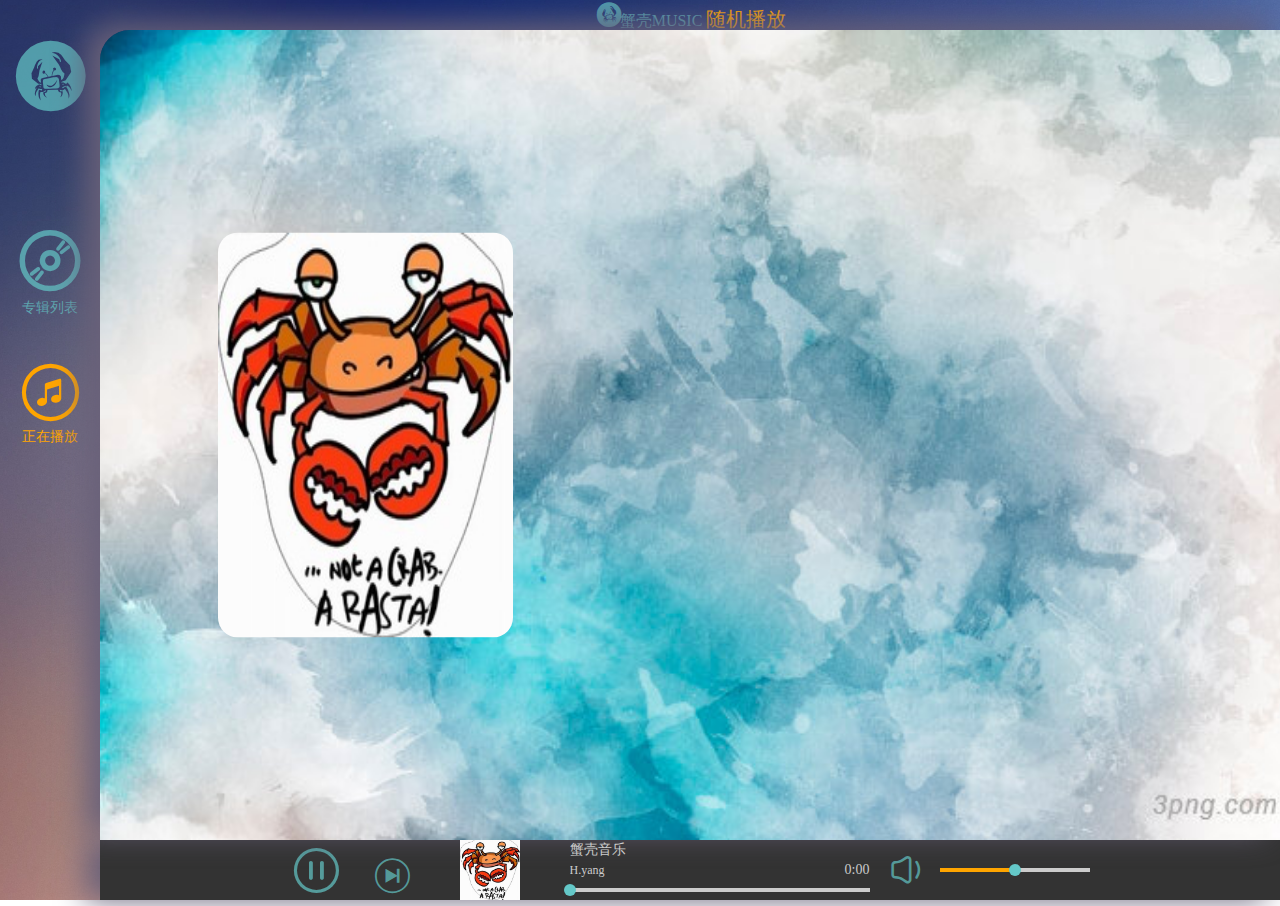
<file: index.html>
<!DOCTYPE html>
<html lang="en">
<head>
	<meta charset="UTF-8">
	<title>XieKMusic</title>
	<link rel="shortcut icon" href="imgs/favicon.ico" type="image/x-icon">
	<link rel="stylesheet" type="text/css" href="iconfont/iconfont.css">
	<link rel="stylesheet" type="text/css" href="css/index.css">
</head>
<body>
	<div class="wrap">
		<aside>
			<div class="logo-s btn icon">
				<span class="icon-xielei"></span>
			</div>
			<div class="btn-album btn icon">
				<span class="icon-14"></span>
				<h3>专辑列表</h3>
			</div>
			<div class="btn-play btn icon active">
				<span class="icon-yinle"></span>
				<h3>正在播放</h3>
			</div>
		</aside>
		<div class="container">
			<header>
				<a class="icon" href="#">
					<span class="icon-xielei"></span>
					蟹壳MUSIC
				</a>
				<span class="state">随机播放</span>
			</header>
			<main>
				<div class="head">
					<span>情感</span>
					<span class="">人群</span>
					<span>语种</span>
					<span>曲风</span>
					<span>场景</span>
					<span>主题</span>
				</div>
				<div class="theme-panel">
					<div class="theme-head">
						<span>选择您喜欢的背景</span>
					</div>
					<div class="theme-main">
						<div class="theme-img list">
							<img class="active" src="imgs/theme/00.jpg" alt="">
							<h3>默认主题</h3>
						</div>
						<div class="theme-img list">
							<img src="imgs/theme/01.jpg" alt="">
							<h3>夕阳黄昏</h3>
						</div>
						<div class="theme-img list">
							<img src="imgs/theme/02.jpg" alt="">
							<h3>NBA全明星</h3>
						</div>
						<div class="theme-img list">
							<img src="imgs/theme/03.jpg" alt="">
							<h3>清新女孩</h3>
						</div>
						<div class="theme-img list">
							<img src="imgs/theme/04.jpg" alt="">
							<h3>自然唯美</h3>
						</div>
						<div class="theme-img list">
							<img src="imgs/theme/05.jpg" alt="">
							<h3>紫色夜空</h3>
						</div>
					</div>
				</div>
				<div class="album-panel">
					<div class="album-emotion album-lists">
						<div class="list" channel-id="public_tuijian_suibiantingting">
							<img src="imgs/album/10.jpg" alt="">
							<h3>随便听听</h3>
						</div>
						<div class="list" channel-id="public_fengge_dianyingyuansheng">
							<img src="imgs/album/27.jpg" alt="">
							<h3>电影</h3>
						</div>
						<div class="list" channel-id="public_xinqing_huankuai">
							<img src="imgs/album/29.jpg" alt="">
							<h3>欢乐旋律</h3>
						</div>
						<div class="list" channel-id="public_xinqing_tianmi">
							<img src="imgs/album/30.jpg" alt="">
							<h3>甜蜜感受</h3>
						</div>
						<div class="list" channel-id="public_xinqing_jimo">
							<img src="imgs/album/31.jpg" alt="">
							<h3>寂寞</h3>
						</div>
						<div class="list" channel-id="public_xinqing_qingge">
							<img src="imgs/album/32.jpg" alt="">
							<h3>单身情歌</h3>
						</div>
						<div class="list" channel-id="public_xinqing_shuhuan">
							<img src="imgs/album/33.jpg" alt="">
							<h3>舒缓节奏</h3>
						</div>
						<div class="list" channel-id="public_xinqing_shanggan">
							<img src="imgs/album/35.jpg" alt="">
							<h3>伤感</h3>
						</div>
					</div>
					<div class="album-peoples album-lists">
						<div class="list" channel-id="public_shiguang_70hou">
							<img src="imgs/album/12.jpg" alt="">
							<h3>70后</h3>
						</div>
						<div class="list" channel-id="public_shiguang_80hou">
							<img src="imgs/album/13.jpg" alt="">
							<h3>80后</h3>
						</div>
						<div class="list" channel-id="public_shiguang_90hou">
							<img src="imgs/album/14.jpg" alt="">
							<h3>90后</h3>
						</div>
						<div class="list" channel-id="public_shiguang_erge">
							<img src="imgs/album/16.jpg" alt="">
							<h3>儿歌</h3>
						</div>
					</div>
					<div class="album-Languages album-lists">
						<div class="list" channel-id="public_yuzhong_huayu">
							<img src="imgs/album/36.jpg" alt="">
							<h3>华语</h3>
						</div>
						<div class="list" channel-id="public_yuzhong_oumei">
							<img src="imgs/album/37.jpg" alt="">
							<h3>欧美</h3>
						</div>
						<div class="list" channel-id="public_yuzhong_riyu">
							<img src="imgs/album/38.jpg" alt="">
							<h3>日语</h3>
						</div>
						<div class="list" channel-id="public_yuzhong_hanyu">
							<img src="imgs/album/39.jpg" alt="">
							<h3>韩语</h3>
						</div>
						<div class="list" channel-id="public_yuzhong_yueyu">
							<img src="imgs/album/40.jpg" alt="">
							<h3>粤语</h3>
						</div>
					</div>
					<div class="album-styles album-lists">
						<div class="list" channel-id="public_fengge_liuxing">
							<img src="imgs/album/20.jpg" alt="">
							<h3>流行</h3>
						</div>
						<div class="list" channel-id="public_fengge_yaogun">
							<img src="imgs/album/21.jpg" alt="">
							<h3>摇滚</h3>
						</div>
						<div class="list" channel-id="public_fengge_minyao">
							<img src="imgs/album/22.jpg" alt="">
							<h3>民谣</h3>
						</div>
						<div class="list" channel-id="public_fengge_qingyinyue">
							<img src="imgs/album/23.jpg" alt="">
							<h3>轻音乐</h3>
						</div>
						<div class="list" channel-id="public_fengge_xiaoqingxin">
							<img src="imgs/album/24.jpg" alt="">
							<h3>小清新</h3>
						</div>
						<div class="list" channel-id="public_fengge_zhongguofeng">
							<img src="imgs/album/25.jpg" alt="">
							<h3>中国风</h3>
						</div>
						<div class="list" channel-id="public_fengge_dj">
							<img src="imgs/album/26.jpg" alt="">
							<h3>DJ舞曲</h3>
						</div>
					</div>
					<div class="album-scenes album-lists">
						<div class="list" channel-id="public_tuijian_kaiche">
							<img src="imgs/album/08.jpg" alt="">
							<h3>开车</h3>
						</div>
						<div class="list" channel-id="public_xinqing_yonglanwuhou">
							<img src="imgs/album/34.jpg" alt="">
							<h3>慵懒午后</h3>
						</div>
						<div class="list" channel-id="public_tuijian_spring">
							<img src="imgs/album/01.jpg" alt="">
							<h3>漫步春天</h3>
						</div>
						<div class="list" channel-id="public_tuijian_autumn">
							<img src="imgs/album/02.jpg" alt="">
							<h3>秋日私语</h3>
						</div>
						<div class="list" channel-id="public_tuijian_winter">
							<img src="imgs/album/03.jpg" alt="">
							<h3>温暖冬日</h3>
						</div>
						<div class="list" channel-id="public_shiguang_lvxing">
							<img src="imgs/album/17.jpg" alt="">
							<h3>旅行</h3>
						</div>
						<div class="list" channel-id="public_xinqing_qingsongjiari">
							<img src="imgs/album/28.jpg" alt="">
							<h3>轻松假日</h3>
						</div>
						<div class="list" channel-id="public_shiguang_yedian">
							<img src="imgs/album/19.jpg" alt="">
							<h3>夜店</h3>
						</div>
					</div>
					<div class="album-themes album-lists">
						<div class="list" channel-id="public_tuijian_ktv">
							<img src="imgs/album/04.jpg" alt="">
							<h3>KTV金曲</h3>
						</div>
						<div class="list" channel-id="public_tuijian_billboard">
							<img src="imgs/album/05.jpg" alt="">
							<h3>Billboard</h3>
						</div>
						<div class="list" channel-id="public_tuijian_chengmingqu">
							<img src="imgs/album/06.jpg" alt="">
							<h3>成名曲</h3>
						</div>
						<div class="list" channel-id="public_tuijian_wangluo">
							<img src="imgs/album/07.jpg" alt="">
							<h3>网络歌曲</h3>
						</div>
						<div class="list" channel-id="public_tuijian_yingshi">
							<img src="imgs/album/09.jpg" alt="">
							<h3>影视</h3>
						</div>
						<div class="list" channel-id="public_shiguang_jingdianlaoge">
							<img src="imgs/album/11.jpg" alt="">
							<h3>经典老歌</h3>
						</div>
						<div class="list" channel-id="public_shiguang_xinge">
							<img src="imgs/album/15.jpg" alt="">
							<h3>火爆新歌</h3>
						</div>
						<div class="list" channel-id="public_tuijian_rege">
							<img src="imgs/album/18.jpg" alt="">
							<h3>热歌</h3>
						</div>
					</div>

				</div>

				<div class="play-panel active">
					<div class="current-img">
						<img src="imgs/00.jpg">
					</div>
					<div class="lrc-wrap">
						<div class="lrcs">
							
						</div>
					</div>

				</div>
			</main>
			<footer>
				<div class="content clearfix">
					<div class="control icon">
						<span class="play icon-zanting1"></span>
						<span class="next">&#xe636;</span>
					</div>
					<div class="current-img">
						<img src="imgs/00.jpg">
					</div>
					<div class="current-info">
						<span class="title">蟹壳音乐</span>
						<span class="author">H.yang</span>
						<span class="time">0:00</span>
						<div class="bar">
							<span class="drag"></span>
							<div class="progress-total"></div>
							<div class="progress-now"></div>
						</div>
					</div>
					<div class="volume">
						<span class="icon-yinliangkai icon"></span>
						<span class="drag"></span>
						<div class="volume-total"></div>
						<div class="volume-change"></div>
					</div>
				</div>
			</footer>
		</div>
	</div>
	<script src="js/jquery-1.11.3.min.js"></script>
	<script type="text/javascript" src="js/index.js"></script>
</body>
</html>
</file>
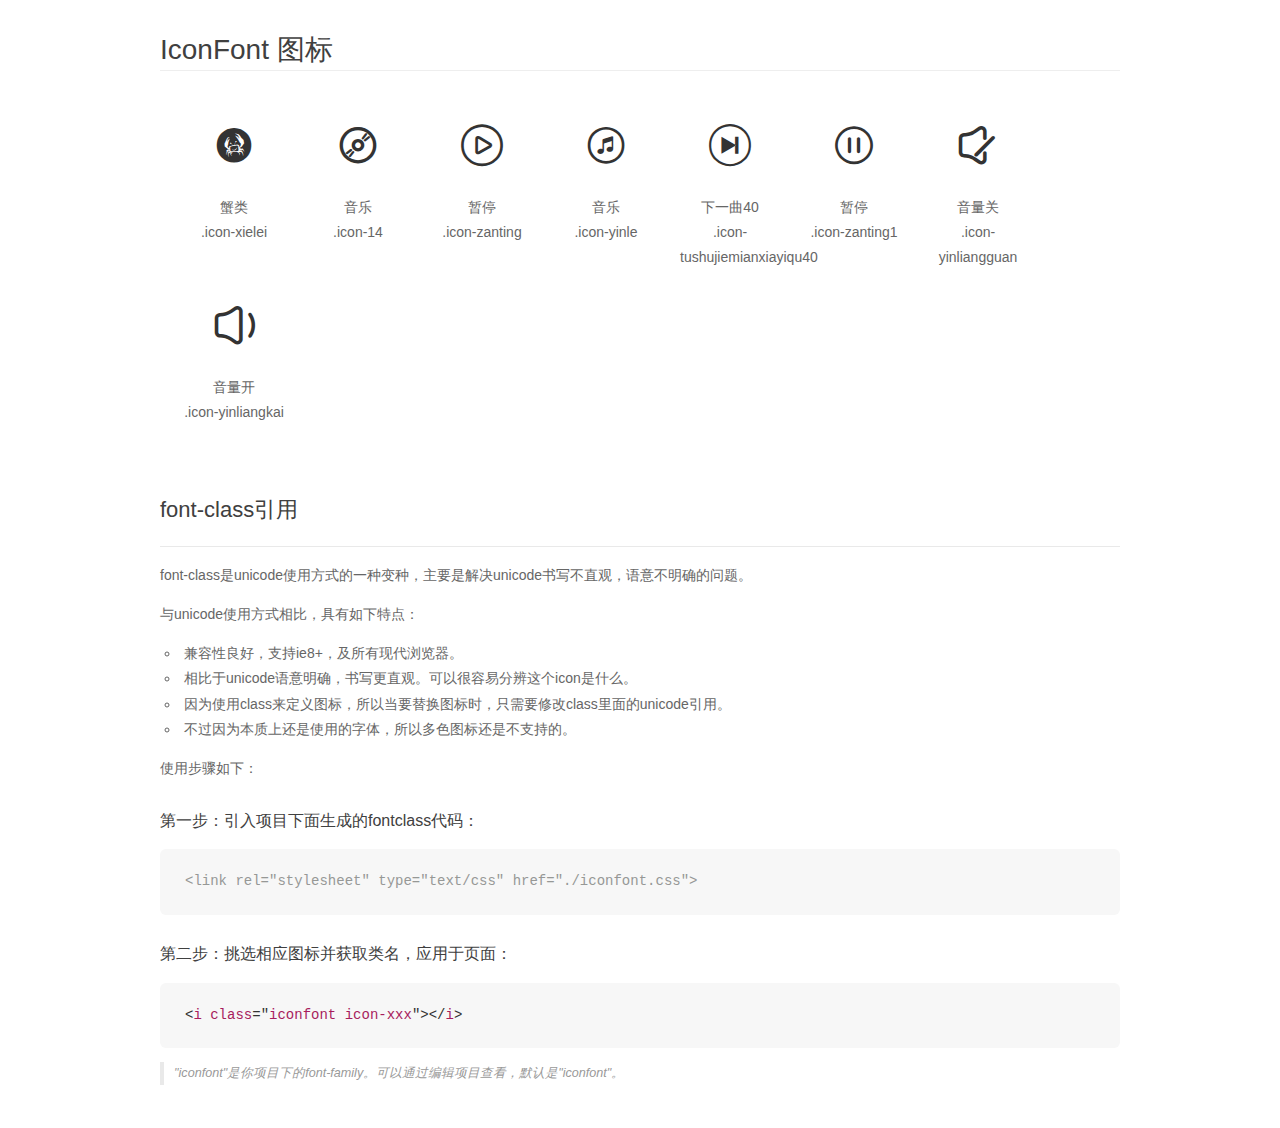
<file: iconfont/demo_fontclass.html>
<!DOCTYPE html>
<html>
<head>
    <meta charset="utf-8"/>
    <title>IconFont</title>
    <link rel="stylesheet" href="demo.css">
    <link rel="stylesheet" href="iconfont.css">
</head>
<body>
    <div class="main markdown">
        <h1>IconFont 图标</h1>
        <ul class="icon_lists clear">
            
                <li>
                <i class="icon iconfont icon-xielei"></i>
                    <div class="name">蟹类</div>
                    <div class="fontclass">.icon-xielei</div>
                </li>
            
                <li>
                <i class="icon iconfont icon-14"></i>
                    <div class="name">音乐</div>
                    <div class="fontclass">.icon-14</div>
                </li>
            
                <li>
                <i class="icon iconfont icon-zanting"></i>
                    <div class="name">暂停</div>
                    <div class="fontclass">.icon-zanting</div>
                </li>
            
                <li>
                <i class="icon iconfont icon-yinle"></i>
                    <div class="name">音乐</div>
                    <div class="fontclass">.icon-yinle</div>
                </li>
            
                <li>
                <i class="icon iconfont icon-tushujiemianxiayiqu40"></i>
                    <div class="name">下一曲40</div>
                    <div class="fontclass">.icon-tushujiemianxiayiqu40</div>
                </li>
            
                <li>
                <i class="icon iconfont icon-zanting1"></i>
                    <div class="name">暂停</div>
                    <div class="fontclass">.icon-zanting1</div>
                </li>
            
                <li>
                <i class="icon iconfont icon-yinliangguan"></i>
                    <div class="name">音量关</div>
                    <div class="fontclass">.icon-yinliangguan</div>
                </li>
            
                <li>
                <i class="icon iconfont icon-yinliangkai"></i>
                    <div class="name">音量开</div>
                    <div class="fontclass">.icon-yinliangkai</div>
                </li>
            
        </ul>

        <h2 id="font-class-">font-class引用</h2>
        <hr>

        <p>font-class是unicode使用方式的一种变种，主要是解决unicode书写不直观，语意不明确的问题。</p>
        <p>与unicode使用方式相比，具有如下特点：</p>
        <ul>
        <li>兼容性良好，支持ie8+，及所有现代浏览器。</li>
        <li>相比于unicode语意明确，书写更直观。可以很容易分辨这个icon是什么。</li>
        <li>因为使用class来定义图标，所以当要替换图标时，只需要修改class里面的unicode引用。</li>
        <li>不过因为本质上还是使用的字体，所以多色图标还是不支持的。</li>
        </ul>
        <p>使用步骤如下：</p>
        <h3 id="-fontclass-">第一步：引入项目下面生成的fontclass代码：</h3>


        <pre><code class="lang-js hljs javascript"><span class="hljs-comment">&lt;link rel="stylesheet" type="text/css" href="./iconfont.css"&gt;</span></code></pre>
        <h3 id="-">第二步：挑选相应图标并获取类名，应用于页面：</h3>
        <pre><code class="lang-css hljs">&lt;<span class="hljs-selector-tag">i</span> <span class="hljs-selector-tag">class</span>="<span class="hljs-selector-tag">iconfont</span> <span class="hljs-selector-tag">icon-xxx</span>"&gt;&lt;/<span class="hljs-selector-tag">i</span>&gt;</code></pre>
        <blockquote>
        <p>"iconfont"是你项目下的font-family。可以通过编辑项目查看，默认是"iconfont"。</p>
        </blockquote>
    </div>
</body>
</html>
</file>
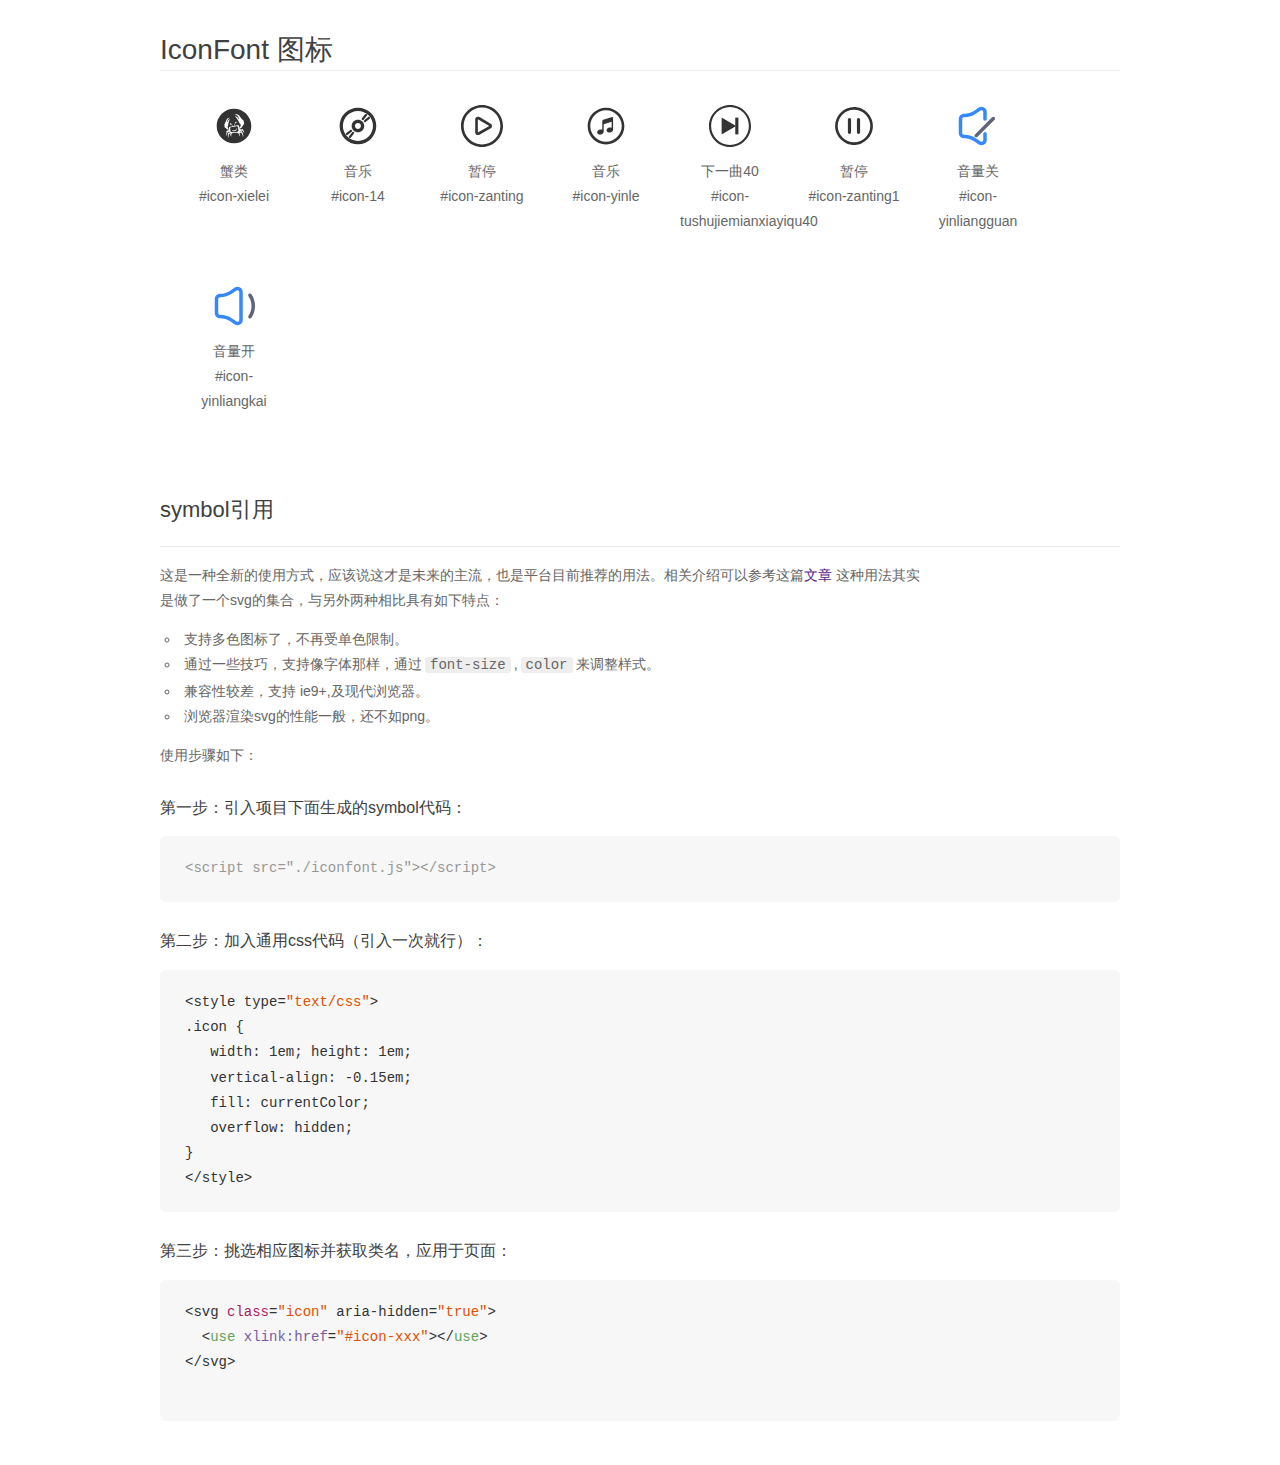
<file: iconfont/demo_symbol.html>
<!DOCTYPE html>
<html>
<head>
    <meta charset="utf-8"/>
    <title>IconFont</title>
    <link rel="stylesheet" href="demo.css">
    <script src="iconfont.js"></script>

    <style type="text/css">
        .icon {
          /* 通过设置 font-size 来改变图标大小 */
          width: 1em; height: 1em;
          /* 图标和文字相邻时，垂直对齐 */
          vertical-align: -0.15em;
          /* 通过设置 color 来改变 SVG 的颜色/fill */
          fill: currentColor;
          /* path 和 stroke 溢出 viewBox 部分在 IE 下会显示
             normalize.css 中也包含这行 */
          overflow: hidden;
        }

    </style>
</head>
<body>
    <div class="main markdown">
        <h1>IconFont 图标</h1>
        <ul class="icon_lists clear">
            
                <li>
                    <svg class="icon" aria-hidden="true">
                        <use xlink:href="#icon-xielei"></use>
                    </svg>
                    <div class="name">蟹类</div>
                    <div class="fontclass">#icon-xielei</div>
                </li>
            
                <li>
                    <svg class="icon" aria-hidden="true">
                        <use xlink:href="#icon-14"></use>
                    </svg>
                    <div class="name">音乐</div>
                    <div class="fontclass">#icon-14</div>
                </li>
            
                <li>
                    <svg class="icon" aria-hidden="true">
                        <use xlink:href="#icon-zanting"></use>
                    </svg>
                    <div class="name">暂停</div>
                    <div class="fontclass">#icon-zanting</div>
                </li>
            
                <li>
                    <svg class="icon" aria-hidden="true">
                        <use xlink:href="#icon-yinle"></use>
                    </svg>
                    <div class="name">音乐</div>
                    <div class="fontclass">#icon-yinle</div>
                </li>
            
                <li>
                    <svg class="icon" aria-hidden="true">
                        <use xlink:href="#icon-tushujiemianxiayiqu40"></use>
                    </svg>
                    <div class="name">下一曲40</div>
                    <div class="fontclass">#icon-tushujiemianxiayiqu40</div>
                </li>
            
                <li>
                    <svg class="icon" aria-hidden="true">
                        <use xlink:href="#icon-zanting1"></use>
                    </svg>
                    <div class="name">暂停</div>
                    <div class="fontclass">#icon-zanting1</div>
                </li>
            
                <li>
                    <svg class="icon" aria-hidden="true">
                        <use xlink:href="#icon-yinliangguan"></use>
                    </svg>
                    <div class="name">音量关</div>
                    <div class="fontclass">#icon-yinliangguan</div>
                </li>
            
                <li>
                    <svg class="icon" aria-hidden="true">
                        <use xlink:href="#icon-yinliangkai"></use>
                    </svg>
                    <div class="name">音量开</div>
                    <div class="fontclass">#icon-yinliangkai</div>
                </li>
            
        </ul>


        <h2 id="symbol-">symbol引用</h2>
        <hr>

        <p>这是一种全新的使用方式，应该说这才是未来的主流，也是平台目前推荐的用法。相关介绍可以参考这篇<a href="">文章</a>
        这种用法其实是做了一个svg的集合，与另外两种相比具有如下特点：</p>
        <ul>
          <li>支持多色图标了，不再受单色限制。</li>
          <li>通过一些技巧，支持像字体那样，通过<code>font-size</code>,<code>color</code>来调整样式。</li>
          <li>兼容性较差，支持 ie9+,及现代浏览器。</li>
          <li>浏览器渲染svg的性能一般，还不如png。</li>
        </ul>
        <p>使用步骤如下：</p>
        <h3 id="-symbol-">第一步：引入项目下面生成的symbol代码：</h3>
        <pre><code class="lang-js hljs javascript"><span class="hljs-comment">&lt;script src="./iconfont.js"&gt;&lt;/script&gt;</span></code></pre>
        <h3 id="-css-">第二步：加入通用css代码（引入一次就行）：</h3>
        <pre><code class="lang-js hljs javascript">&lt;style type=<span class="hljs-string">"text/css"</span>&gt;
.icon {
   width: <span class="hljs-number">1</span>em; height: <span class="hljs-number">1</span>em;
   vertical-align: <span class="hljs-number">-0.15</span>em;
   fill: currentColor;
   overflow: hidden;
}
&lt;<span class="hljs-regexp">/style&gt;</span></code></pre>
        <h3 id="-">第三步：挑选相应图标并获取类名，应用于页面：</h3>
        <pre><code class="lang-js hljs javascript">&lt;svg <span class="hljs-class"><span class="hljs-keyword">class</span></span>=<span class="hljs-string">"icon"</span> aria-hidden=<span class="hljs-string">"true"</span>&gt;<span class="xml"><span class="hljs-tag">
  &lt;<span class="hljs-name">use</span> <span class="hljs-attr">xlink:href</span>=<span class="hljs-string">"#icon-xxx"</span>&gt;</span><span class="hljs-tag">&lt;/<span class="hljs-name">use</span>&gt;</span>
</span>&lt;<span class="hljs-regexp">/svg&gt;
        </span></code></pre>
    </div>
</body>
</html>
</file>
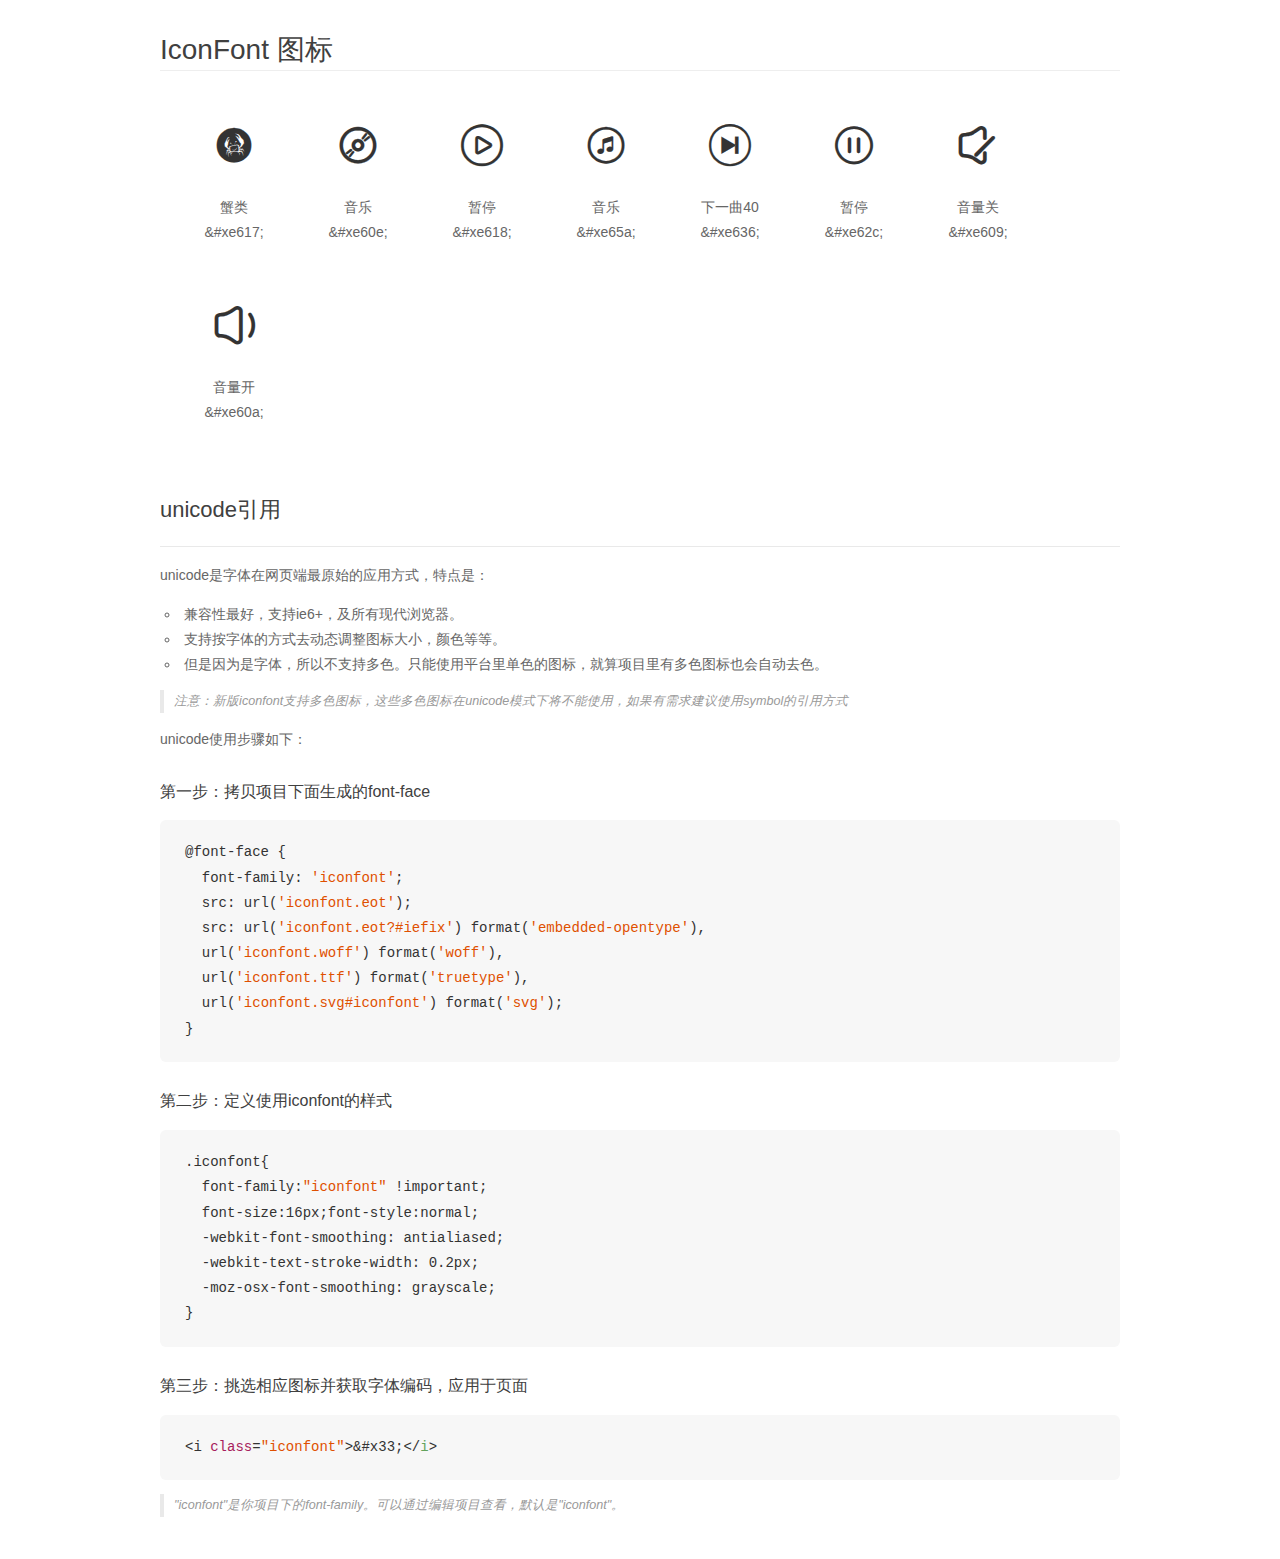
<file: iconfont/demo_unicode.html>
<!DOCTYPE html>
<html>
<head>
    <meta charset="utf-8"/>
    <title>IconFont</title>
    <link rel="stylesheet" href="demo.css">

    <style type="text/css">

        @font-face {font-family: "iconfont";
          src: url('iconfont.eot'); /* IE9*/
          src: url('iconfont.eot#iefix') format('embedded-opentype'), /* IE6-IE8 */
          url('iconfont.woff') format('woff'), /* chrome, firefox */
          url('iconfont.ttf') format('truetype'), /* chrome, firefox, opera, Safari, Android, iOS 4.2+*/
          url('iconfont.svg#iconfont') format('svg'); /* iOS 4.1- */
        }

        .iconfont {
          font-family:"iconfont" !important;
          font-size:16px;
          font-style:normal;
          -webkit-font-smoothing: antialiased;
          -webkit-text-stroke-width: 0.2px;
          -moz-osx-font-smoothing: grayscale;
        }

    </style>
</head>
<body>
    <div class="main markdown">
        <h1>IconFont 图标</h1>
        <ul class="icon_lists clear">
            
                <li>
                <i class="icon iconfont">&#xe617;</i>
                    <div class="name">蟹类</div>
                    <div class="code">&amp;#xe617;</div>
                </li>
            
                <li>
                <i class="icon iconfont">&#xe60e;</i>
                    <div class="name">音乐</div>
                    <div class="code">&amp;#xe60e;</div>
                </li>
            
                <li>
                <i class="icon iconfont">&#xe618;</i>
                    <div class="name">暂停</div>
                    <div class="code">&amp;#xe618;</div>
                </li>
            
                <li>
                <i class="icon iconfont">&#xe65a;</i>
                    <div class="name">音乐</div>
                    <div class="code">&amp;#xe65a;</div>
                </li>
            
                <li>
                <i class="icon iconfont">&#xe636;</i>
                    <div class="name">下一曲40</div>
                    <div class="code">&amp;#xe636;</div>
                </li>
            
                <li>
                <i class="icon iconfont">&#xe62c;</i>
                    <div class="name">暂停</div>
                    <div class="code">&amp;#xe62c;</div>
                </li>
            
                <li>
                <i class="icon iconfont">&#xe609;</i>
                    <div class="name">音量关</div>
                    <div class="code">&amp;#xe609;</div>
                </li>
            
                <li>
                <i class="icon iconfont">&#xe60a;</i>
                    <div class="name">音量开</div>
                    <div class="code">&amp;#xe60a;</div>
                </li>
            
        </ul>
        <h2 id="unicode-">unicode引用</h2>
        <hr>

        <p>unicode是字体在网页端最原始的应用方式，特点是：</p>
        <ul>
        <li>兼容性最好，支持ie6+，及所有现代浏览器。</li>
        <li>支持按字体的方式去动态调整图标大小，颜色等等。</li>
        <li>但是因为是字体，所以不支持多色。只能使用平台里单色的图标，就算项目里有多色图标也会自动去色。</li>
        </ul>
        <blockquote>
        <p>注意：新版iconfont支持多色图标，这些多色图标在unicode模式下将不能使用，如果有需求建议使用symbol的引用方式</p>
        </blockquote>
        <p>unicode使用步骤如下：</p>
        <h3 id="-font-face">第一步：拷贝项目下面生成的font-face</h3>
        <pre><code class="lang-js hljs javascript">@font-face {
  font-family: <span class="hljs-string">'iconfont'</span>;
  src: url(<span class="hljs-string">'iconfont.eot'</span>);
  src: url(<span class="hljs-string">'iconfont.eot?#iefix'</span>) format(<span class="hljs-string">'embedded-opentype'</span>),
  url(<span class="hljs-string">'iconfont.woff'</span>) format(<span class="hljs-string">'woff'</span>),
  url(<span class="hljs-string">'iconfont.ttf'</span>) format(<span class="hljs-string">'truetype'</span>),
  url(<span class="hljs-string">'iconfont.svg#iconfont'</span>) format(<span class="hljs-string">'svg'</span>);
}
</code></pre>
        <h3 id="-iconfont-">第二步：定义使用iconfont的样式</h3>
        <pre><code class="lang-js hljs javascript">.iconfont{
  font-family:<span class="hljs-string">"iconfont"</span> !important;
  font-size:<span class="hljs-number">16</span>px;font-style:normal;
  -webkit-font-smoothing: antialiased;
  -webkit-text-stroke-width: <span class="hljs-number">0.2</span>px;
  -moz-osx-font-smoothing: grayscale;
}
</code></pre>
        <h3 id="-">第三步：挑选相应图标并获取字体编码，应用于页面</h3>
        <pre><code class="lang-js hljs javascript">&lt;i <span class="hljs-class"><span class="hljs-keyword">class</span></span>=<span class="hljs-string">"iconfont"</span>&gt;&amp;#x33;<span class="xml"><span class="hljs-tag">&lt;/<span class="hljs-name">i</span>&gt;</span></span></code></pre>

        <blockquote>
        <p>"iconfont"是你项目下的font-family。可以通过编辑项目查看，默认是"iconfont"。</p>
        </blockquote>
    </div>


</body>
</html>
</file>
<file: iconfont/iconfont.css>
@font-face {font-family: "iconfont";
  src: url('iconfont.eot?t=1508645529820'); /* IE9*/
  src: url('iconfont.eot?t=1508645529820#iefix') format('embedded-opentype'), /* IE6-IE8 */
  url('[data-uri]') format('woff'),
  url('iconfont.ttf?t=1508645529820') format('truetype'), /* chrome, firefox, opera, Safari, Android, iOS 4.2+*/
  url('iconfont.svg?t=1508645529820#iconfont') format('svg'); /* iOS 4.1- */
}

.iconfont {
  font-family:"iconfont" !important;
  font-size:16px;
  font-style:normal;
  -webkit-font-smoothing: antialiased;
  -moz-osx-font-smoothing: grayscale;
}

.icon-xielei:before { content: "\e617"; }

.icon-14:before { content: "\e60e"; }

.icon-zanting:before { content: "\e618"; }

.icon-yinle:before { content: "\e65a"; }

.icon-tushujiemianxiayiqu40:before { content: "\e636"; }

.icon-zanting1:before { content: "\e62c"; }

.icon-yinliangguan:before { content: "\e609"; }

.icon-yinliangkai:before { content: "\e60a"; }
</file>
<file: css/index.css>
* {
	margin: 0;
	padding: 0;
}
ul,li {
	list-style: none;
}
a {
	text-decoration: none;
}
.clearfix::after {
	content: "";
	display: block;
	clear: both;
}
.icon {
	font-family:'AaCarried8a812bfc19afe','iconfont';
	cursor: pointer;
	color: rgba(100,200,200,0.7);
}
.icon.active {
	color: orange;
}
/*----main-layout-----*/
html,body,.wrap {
	height: 100%;
	color: #ccc;
}
.wrap {
	background: #444 url(../imgs/02.jpg) no-repeat;
	background-position: center;
	background-size: cover;
}
.wrap>aside {
	width: 100px;
	height: 100%;
	text-align: center;
	float: left;
}
.wrap>.container {
	height: 100%;
	margin-left: 100px;
}
.container>main {
	position: relative;
	width: 100%;
	height: calc(100% - 90px);
	border-radius: 30px 0 0 0;
	box-shadow: -15px -7px 30px 0 #696179;
}
.container>header {
	position: relative;
	width: 100%;
	height: 30px;
	text-align: center;
	line-height: 30px;
}
.container>footer {
	height: 60px;
	background: #333;
	text-align: center;
	box-shadow: -15px 0 30px 0 #696179;
}
/*------aside------*/
aside>.logo-s {
	margin-top: 30px;
	font-size: 85px;
}
aside>.btn-album {
	margin: 100px 0 40px 0;
}
aside>.btn-album>span {
	font-size: 70px;
}
aside h3 {
	font-weight: lighter;
	font-size: 14px;
}
aside>.btn-play>span {
	font-size: 65px;
}
/*------header------*/
header>a>span {
	font-size: 30px;
	margin-right: -8px;
}
header>.state {
	display: inline-block;
	position: relative;
	font-size: 20px;
	color: orange;
	animation: mymove 3s linear infinite;
}
@keyframes mymove {
	0% {transform:rotateX(0deg);}
	25% {transform:rotateX(90deg);}
	50% {transform:rotateX(180deg);}
	75% {transform:rotateX(270deg);}
	100% {transform:rotateX(360deg);}
}
@-webkit-keyframes mymove {
	0% {transform:rotateX(0deg);}
	50% {transform:rotateX(180deg);}
	100% {transform:rotateX(360deg);}
}
/*------main------*/
/*-----head------*/
main>.head {
	display: none;
	height: 30px;
	line-height: 30px;
	border-radius: 30px 0 0 0;
	text-align: center;
	background: #333;
}
.head>span {
	display: block;
	width: 16.66%;
	height: 100%;
	float: left;
	border-radius: 30px 0 0 0;
	cursor: pointer;
}
.head>span.active {
	background: #fff;
	color: #333;
}
/*------theme-panel-------*/
.theme-panel {
	height: 100%;
	background-image: url(../imgs/03.jpg);
	background-repeat: no-repeat;
	top: 0;
	border-radius: 30px 0 0 0;
}
.theme-panel>.theme-head {
	height: 30px;
	line-height: 30px;
	border-radius: 30px 0 0 0;
	text-align: center;
	background: #333;
}
.theme-panel>.theme-main {
	height: calc(100% - 30px);
}
/*------album-panel------*/
.album-panel {
	background: url(../imgs/03.jpg) no-repeat;
	height: calc(100% - 30px);
	top: 30px;
}
.play-panel {
	height: 100%;
	background-image: url(../imgs/theme/00.jpg);
	background-repeat: no-repeat;
	top: 0;
	border-radius: 30px 0 0 0;
}
.theme-panel,
.play-panel,
.album-panel {
	position: absolute;
	display: none;
	left: 0;
	width: 100%;
	background-position: center;
	background-size: cover;
}
.theme-panel.active,
main>.head.active,
.play-panel.active,
.album-panel.active,
.album-panel>.album-lists.active {
	display: block;
}
.play-panel.active.full-screen {
	position: fixed;
	width: 100%;
	height: 100%;
	z-index: 2;
	border-radius: 0!important;
}
.play-panel>.current-img.full-screen {
	position: absolute;
	width: 100%;
	height: 100%;
	margin: 0;
	padding: 0;
}
.play-panel img.full-screen {
	width: 100%;
	height: 100%!important;
	border-radius: 0!important;
	filter:sepia(1);
	-webkit-filter:sepia(1);
}
.album-panel>.album-lists {
	display: none;
	width: 100%;
	height: 100%;
}
.list {
	width: 25%;
	height: 50%;
	box-sizing: border-box;
	float: left;
	padding: 10px;
	cursor: pointer;
}
.list>img.active {
	border: 10px inset orange;
}
.list>img {
	display: block;
	box-sizing: border-box;
	width: 100%;
	height: calc(100% - 40px);
	border-radius: 10px;
}
.list>h3 {
	font-weight: lighter;
	line-height: 20px;
	font-size: 20px;
	text-align: center;
	padding-bottom: 20px;
}
/*------play-panel------*/
.play-panel>.current-img {
	position: relative;
	float: left;
	margin-left: 10%;
	width: 25%;
	height: 100%;
}
.play-panel>.current-img>img {
	height: 50%;
	border-radius: 20px;
}
.play-panel>.lrc-wrap {
	position: relative;
	top: 15%;
	margin-left: 35%;
	width: 65%;
	height: 80%;
	box-sizing: border-box;
	overflow: hidden;
	text-align: center;
	line-height: 27px;
	font-size: 20px;
	color: #444;
}
.play-panel>.lrc-wrap.full-screen {
	position: absolute;
	top: 15%;
	width: 100%;
	height: 80%;
	margin: 0!important;
	color: #ccc;
}
.play-panel>.lrc-wrap>.lrcs {
	position: absolute;
	width: 100%;
	top: 0;
	left: 0;
}
.play-panel>.lrc-wrap li {
	position: absolute;
	left: 50%;
	transform: translateX(-50%);
	font-size: 16px;
	white-space: nowrap;
}
.play-panel>.lrc-wrap li.on {
	font-weight: bold;
	font-size: 24px;
  color: green;
}
/*------footer------*/
footer>.content {
	display: inline-block;
	vertical-align: middle;
}
.content>.control,
.content>.current-img,
.content>.current-info {
	height: 60px;
	float: left;
}
.control>span {
	line-height: 60px;
	font-size: 35px;
}
.volume>span:hover,
.control>span:hover {
	color: orange;
}
.control>.play {
	margin-right: 30px;
	font-size: 50px;
}
.content>.current-img {
	position: relative;
	width: 60px;
	margin: 0 50px 0 50px;
	vertical-align: middle;
	cursor: pointer;
}
.current-img>img {
	position: absolute;
	display: block;
	width: 100%;
	height: 100%;
	top: 50%;
	transform: translateY(-50%);
}
.current-info {
	position: relative;
	width: 300px;
	text-align: left;
}
.current-info>span {
	display: block;
	line-height: 20px;
}
.current-info>.title {
	font-size: 14px;
	text-overflow: ellipsis;  
	overflow: hidden;
	white-space: nowrap;
}
.current-info>.author {
	font-size: 12px;
	text-overflow: ellipsis;  
	overflow: hidden;
	white-space: nowrap;
}
.current-info>.time {
	position: absolute;
	top: 20px;
	right: 0;
	font-size: 14px;
}
.current-info>.bar {
	position: relative;
	padding: 8px 0;
}
.bar>.drag {
	position: absolute;
	display: block;
	width: 12px;
	height: 12px;
	border-radius: 50%;
	transform: translateY(-50%) translateX(50%);
	top: 50%;
	right: 300px;
	z-index: 1;
	background: rgb(100,200,200);
	cursor: pointer;
}
.current-info .progress-total {
	height: 4px;
	background: #ccc;
	cursor: pointer;
}
.current-info .progress-now {
	position: absolute;
	height: 4px;
	width: 0;
	top: 8px;
	left: 0;
	background: orange;
	cursor: pointer;
}
.volume {
	position: relative;
	float: left;
	width: 200px;
	height: 60px;
	margin-left: 20px;
}
.volume>span,
.volume>.volume-total,
.volume>.volume-change {
	position: absolute;
	top: 50%;
	transform: translateY(-50%);
	cursor: pointer;
}
.volume>.icon {
	left: 0;
	width: 30px;
	font-size: 30px;
}
.volume>.drag {
	display: block;
	width: 12px;
	height: 12px;
	border-radius: 50%;
	transform: translateY(-50%) translateX(50%);
	right: 75px;
	z-index: 1;
	background: rgb(100,200,200);
	cursor: pointer;
}
.volume>.volume-total {
	left: 50px;
	width: 150px;
	height: 4px;
	background: #ccc;
}
.volume>.volume-change {
	left: 50px;
	width: 75px;
	height: 4px;
	background: orange;
}

/*---响应式---*/
@media (max-width: 950px) {
  .content>.current-img {
    display: none;
  }
  .content>.control>.play {
  	margin-right: 10px;
  }
  .content>.control {
  	margin-right: 20px;
  }
}
@media (max-width: 680px) {
	.content>.volume {
		display: none;
	}
	.list>h3 {
		font-size: 12px;
	}
	.content>.current-info {
		display: none;
	}
}
@media (max-height: 450px){
	aside>.btn-album {
		margin: 20px 0 5px 0;
	}
	.play-panel>.lrc-wrap li {
		font-size: 12px;
	}
	.play-panel>.lrc-wrap li.on {
		font-weight: bold;
		font-size: 14px;
	}
	.list>h3 {
		font-size: 12px;
		padding-bottom: 5px;
		line-height: 15px;
	}
}
</file>
<file: iconfont/demo.css>
*{margin: 0;padding: 0;list-style: none;}
/*
KISSY CSS Reset
理念：1. reset 的目的不是清除浏览器的默认样式，这仅是部分工作。清除和重置是紧密不可分的。
2. reset 的目的不是让默认样式在所有浏览器下一致，而是减少默认样式有可能带来的问题。
3. reset 期望提供一套普适通用的基础样式。但没有银弹，推荐根据具体需求，裁剪和修改后再使用。
特色：1. 适应中文；2. 基于最新主流浏览器。
维护：玉伯<lifesinger@gmail.com>, 正淳<ragecarrier@gmail.com>
 */

/** 清除内外边距 **/
body, h1, h2, h3, h4, h5, h6, hr, p, blockquote, /* structural elements 结构元素 */
dl, dt, dd, ul, ol, li, /* list elements 列表元素 */
pre, /* text formatting elements 文本格式元素 */
form, fieldset, legend, button, input, textarea, /* form elements 表单元素 */
th, td /* table elements 表格元素 */ {
  margin: 0;
  padding: 0;
}

/** 设置默认字体 **/
body,
button, input, select, textarea /* for ie */ {
  font: 12px/1.5 tahoma, arial, \5b8b\4f53, sans-serif;
}
h1, h2, h3, h4, h5, h6 { font-size: 100%; }
address, cite, dfn, em, var { font-style: normal; } /* 将斜体扶正 */
code, kbd, pre, samp { font-family: courier new, courier, monospace; } /* 统一等宽字体 */
small { font-size: 12px; } /* 小于 12px 的中文很难阅读，让 small 正常化 */

/** 重置列表元素 **/
ul, ol { list-style: none; }

/** 重置文本格式元素 **/
a { text-decoration: none; }
a:hover { text-decoration: underline; }


/** 重置表单元素 **/
legend { color: #000; } /* for ie6 */
fieldset, img { border: 0; } /* img 搭车：让链接里的 img 无边框 */
button, input, select, textarea { font-size: 100%; } /* 使得表单元素在 ie 下能继承字体大小 */
/* 注：optgroup 无法扶正 */

/** 重置表格元素 **/
table { border-collapse: collapse; border-spacing: 0; }

/* 清除浮动 */
.ks-clear:after, .clear:after {
  content: '\20';
  display: block;
  height: 0;
  clear: both;
}
.ks-clear, .clear {
  *zoom: 1;
}

.main {
  padding: 30px 100px;
width: 960px;
margin: 0 auto;
}
.main h1{font-size:36px; color:#333; text-align:left;margin-bottom:30px; border-bottom: 1px solid #eee;}

.helps{margin-top:40px;}
.helps pre{
  padding:20px;
  margin:10px 0;
  border:solid 1px #e7e1cd;
  background-color: #fffdef;
  overflow: auto;
}

.icon_lists{
  width: 100% !important;

}

.icon_lists li{
  float:left;
  width: 100px;
  height:180px;
  text-align: center;
  list-style: none !important;
}
.icon_lists .icon{
  font-size: 42px;
  line-height: 100px;
  margin: 10px 0;
  color:#333;
  -webkit-transition: font-size 0.25s ease-out 0s;
  -moz-transition: font-size 0.25s ease-out 0s;
  transition: font-size 0.25s ease-out 0s;

}
.icon_lists .icon:hover{
  font-size: 100px;
}



.markdown {
  color: #666;
  font-size: 14px;
  line-height: 1.8;
}

.highlight {
  line-height: 1.5;
}

.markdown img {
  vertical-align: middle;
  max-width: 100%;
}

.markdown h1 {
  color: #404040;
  font-weight: 500;
  line-height: 40px;
  margin-bottom: 24px;
}

.markdown h2,
.markdown h3,
.markdown h4,
.markdown h5,
.markdown h6 {
  color: #404040;
  margin: 1.6em 0 0.6em 0;
  font-weight: 500;
  clear: both;
}

.markdown h1 {
  font-size: 28px;
}

.markdown h2 {
  font-size: 22px;
}

.markdown h3 {
  font-size: 16px;
}

.markdown h4 {
  font-size: 14px;
}

.markdown h5 {
  font-size: 12px;
}

.markdown h6 {
  font-size: 12px;
}

.markdown hr {
  height: 1px;
  border: 0;
  background: #e9e9e9;
  margin: 16px 0;
  clear: both;
}

.markdown p,
.markdown pre {
  margin: 1em 0;
}

.markdown > p,
.markdown > blockquote,
.markdown > .highlight,
.markdown > ol,
.markdown > ul {
  width: 80%;
}

.markdown ul > li {
  list-style: circle;
}

.markdown > ul li,
.markdown blockquote ul > li {
  margin-left: 20px;
  padding-left: 4px;
}

.markdown > ul li p,
.markdown > ol li p {
  margin: 0.6em 0;
}

.markdown ol > li {
  list-style: decimal;
}

.markdown > ol li,
.markdown blockquote ol > li {
  margin-left: 20px;
  padding-left: 4px;
}

.markdown code {
  margin: 0 3px;
  padding: 0 5px;
  background: #eee;
  border-radius: 3px;
}

.markdown pre {
  border-radius: 6px;
  background: #f7f7f7;
  padding: 20px;
}

.markdown pre code {
  border: none;
  background: #f7f7f7;
  margin: 0;
}

.markdown strong,
.markdown b {
  font-weight: 600;
}

.markdown > table {
  border-collapse: collapse;
  border-spacing: 0px;
  empty-cells: show;
  border: 1px solid #e9e9e9;
  width: 95%;
  margin-bottom: 24px;
}

.markdown > table th {
  white-space: nowrap;
  color: #333;
  font-weight: 600;

}

.markdown > table th,
.markdown > table td {
  border: 1px solid #e9e9e9;
  padding: 8px 16px;
  text-align: left;
}

.markdown > table th {
  background: #F7F7F7;
}

.markdown blockquote {
  font-size: 90%;
  color: #999;
  border-left: 4px solid #e9e9e9;
  padding-left: 0.8em;
  margin: 1em 0;
  font-style: italic;
}

.markdown blockquote p {
  margin: 0;
}

.markdown .anchor {
  opacity: 0;
  transition: opacity 0.3s ease;
  margin-left: 8px;
}

.markdown .waiting {
  color: #ccc;
}

.markdown h1:hover .anchor,
.markdown h2:hover .anchor,
.markdown h3:hover .anchor,
.markdown h4:hover .anchor,
.markdown h5:hover .anchor,
.markdown h6:hover .anchor {
  opacity: 1;
  display: inline-block;
}

.markdown > br,
.markdown > p > br {
  clear: both;
}


.hljs {
  display: block;
  background: white;
  padding: 0.5em;
  color: #333333;
  overflow-x: auto;
}

.hljs-comment,
.hljs-meta {
  color: #969896;
}

.hljs-string,
.hljs-variable,
.hljs-template-variable,
.hljs-strong,
.hljs-emphasis,
.hljs-quote {
  color: #df5000;
}

.hljs-keyword,
.hljs-selector-tag,
.hljs-type {
  color: #a71d5d;
}

.hljs-literal,
.hljs-symbol,
.hljs-bullet,
.hljs-attribute {
  color: #0086b3;
}

.hljs-section,
.hljs-name {
  color: #63a35c;
}

.hljs-tag {
  color: #333333;
}

.hljs-title,
.hljs-attr,
.hljs-selector-id,
.hljs-selector-class,
.hljs-selector-attr,
.hljs-selector-pseudo {
  color: #795da3;
}

.hljs-addition {
  color: #55a532;
  background-color: #eaffea;
}

.hljs-deletion {
  color: #bd2c00;
  background-color: #ffecec;
}

.hljs-link {
  text-decoration: underline;
}

pre{
  background: #fff;
}
</file>
